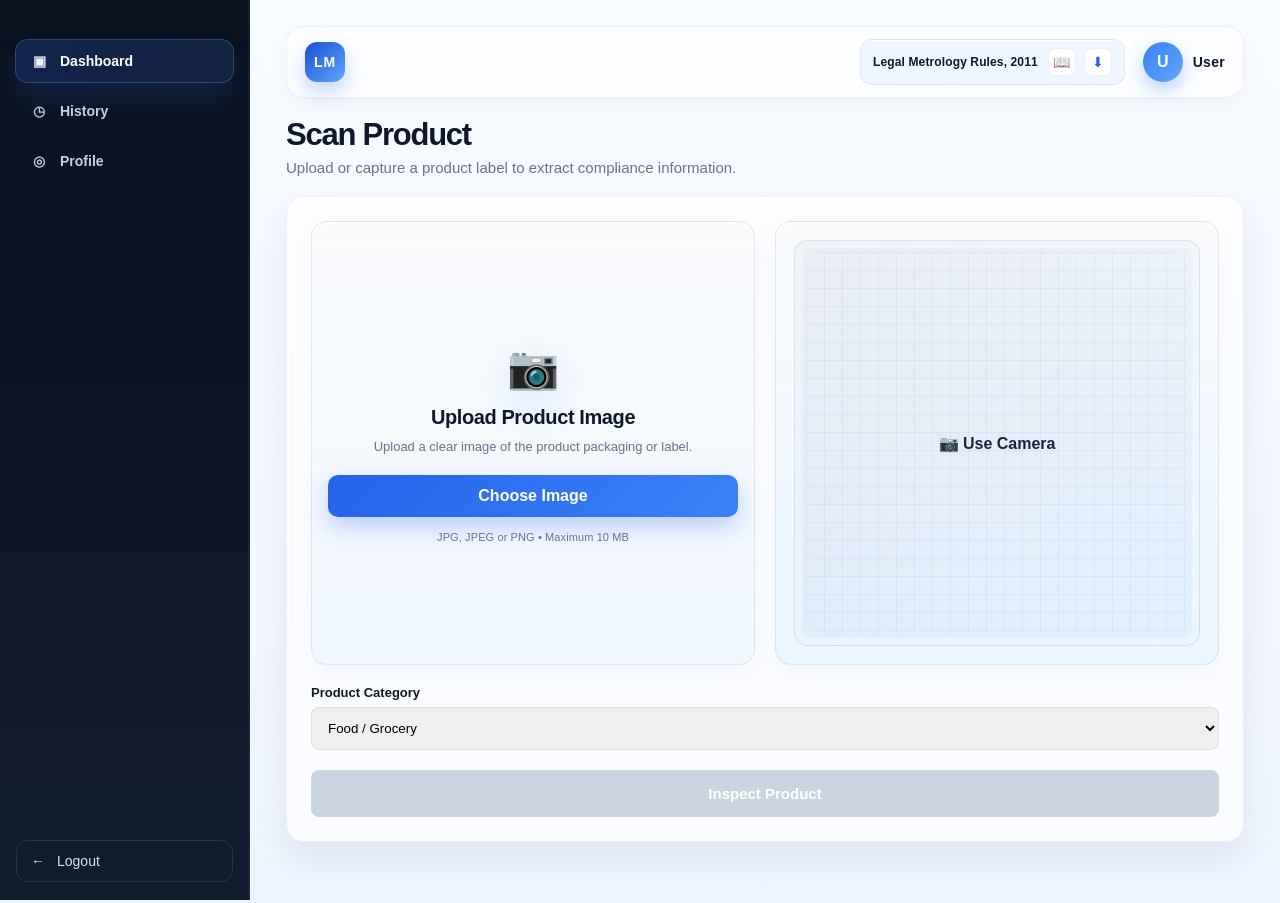
<file: index.html>
<!DOCTYPE html>
<html lang="en">
<head>
    <meta charset="UTF-8">
    <meta http-equiv="refresh" content="0; url=frontend/index.html">
    <title>LegalMetrix</title>
</head>
<body>
    <p>Opening LegalMetrix...</p>
    <script>
        window.location.replace('frontend/index.html');
    </script>
</body>
</html>
</file>
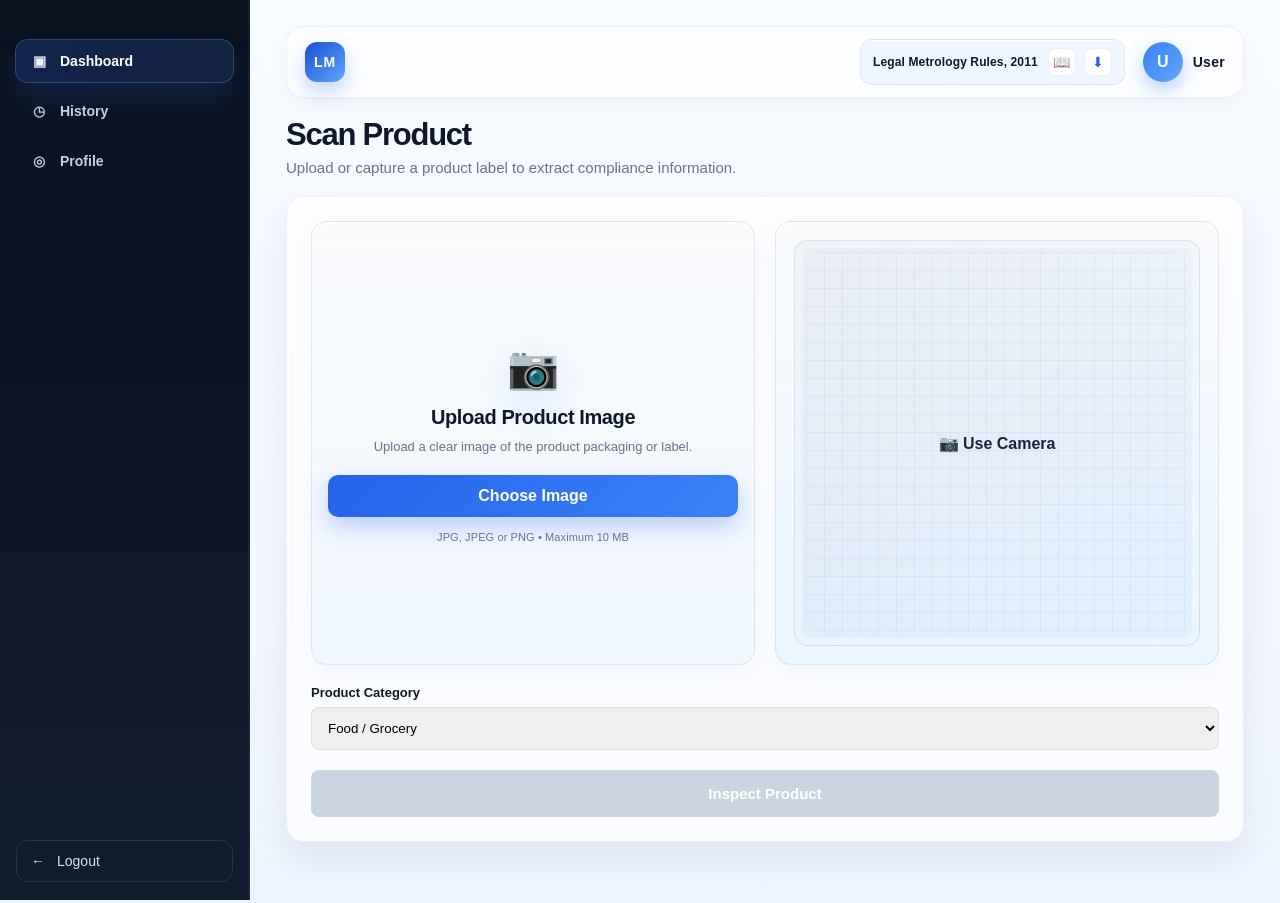
<file: frontend/index.html>
<!DOCTYPE html>
<html lang="en">

<head>

    <meta charset="UTF-8">

    <meta
        name="viewport"
        content="width=device-width, initial-scale=1.0"
    >

    <title>LegalMetrix | Dashboard</title>

    <link
        rel="stylesheet"
        href="style.css"
    >

    <link
        rel="stylesheet"
        href="dashboard.css"
    >

</head>

<body>

<div class="app">

    <!-- ================= SIDEBAR ================= -->

    <aside class="sidebar">

        <nav class="navigation">

            <a
                href="index.html"
                class="nav-item active"
            >

                <span>▣</span>

                Dashboard

            </a>


            <a
                href="history.html"
                class="nav-item"
            >

                <span>◷</span>

                History

            </a>


            <a
                href="profile.html"
                class="nav-item"
            >

                <span>◎</span>

                Profile

            </a>

        </nav>


        <div class="sidebar-bottom">

            <button
                id="logoutButton"
                class="logout-button"
            >

                <span>←</span>

                Logout

            </button>

        </div>

    </aside>


    <!-- ================= MAIN ================= -->

    <main class="main-content">


        <!-- TOP BAR -->

        <header class="topbar">

            <div class="topbar-brand">

                <div class="brand-mark">
                    LM
                </div>

            </div>

            <div class="officer-panel">

                <div class="rules-reference" aria-label="Legal Metrology Rules reference">

                    <span class="rules-reference-label">
                        Legal Metrology Rules, 2011
                    </span>

                    <div class="rules-reference-actions">

                        <a
                            href="assets/legal_metrology_rules_2011.pdf"
                            target="_blank"
                            rel="noopener noreferrer"
                            class="rules-reference-link"
                            title="View Rules"
                        >
                            📖
                        </a>

                        <a
                            href="assets/legal_metrology_rules_2011.pdf"
                            download="Legal_Metrology_Packaged_Commodities_Rules_2011.pdf"
                            class="rules-reference-link"
                            title="Download PDF"
                        >
                            ⬇
                        </a>

                    </div>

                </div>

                <div class="officer">

                    <div
                        class="officer-avatar"
                        id="officerAvatar"
                    >
                        U
                    </div>

                    <div>

                        <strong id="officerName">
                            User
                        </strong>

                    </div>

                </div>

            </div>

        </header>


        <!-- ================= SCANNER ================= -->

        <section
            id="scanner"
            class="scanner-section"
        >

            <div class="section-title">

                <div>

                    <h2>
                        Scan Product
                    </h2>

                    <p>
                        Upload or capture a product label
                        to extract compliance information.
                    </p>

                </div>

            </div>


            <div class="scanner-card">

                <div class="upload-actions">

                    <!-- UPLOAD AREA -->

                    <div
                        id="uploadArea"
                        class="upload-area"
                    >

                        <div class="upload-icon">
                            📷
                        </div>


                        <h3>
                            Upload Product Image
                        </h3>


                        <p>
                            Upload a clear image of the
                            product packaging or label.
                        </p>


                        <label
                            for="productImage"
                            class="upload-button"
                        >

                            Choose Image

                        </label>


                        <input
                            type="file"
                            id="productImage"
                            accept="image/png,image/jpeg,image/jpg"
                            hidden
                        >


                        <span class="file-info">
                            JPG, JPEG or PNG • Maximum 10 MB
                        </span>

                    </div>


                    <!-- CAMERA -->

                    <button
                        id="cameraButton"
                        class="secondary-button camera-button"
                        type="button"
                    >

                        📷 Use Camera

                    </button>

                </div>


                <div
                    id="cameraPanel"
                    class="camera-panel hidden"
                    role="dialog"
                    aria-labelledby="cameraTitle"
                    aria-hidden="true"
                >

                    <h3 id="cameraTitle">Capture Product Image</h3>

                    <video
                        id="cameraPreview"
                        autoplay
                        playsinline
                        muted
                    ></video>

                    <p id="cameraMessage" class="camera-message">
                        Allow camera access to capture the product label.
                    </p>

                    <div class="camera-actions">
                        <button id="captureButton" class="primary-button" type="button">
                            Capture Image
                        </button>

                        <button id="closeCameraButton" class="secondary-button" type="button">
                            Close Camera
                        </button>
                    </div>

                </div>


                <!-- IMAGE PREVIEW -->

                <div
                    id="previewContainer"
                    class="preview-container hidden"
                >

                    <div class="preview-header">

                        <h3>
                            Selected Product
                        </h3>

                        <button
                            id="removeImage"
                            class="remove-button"
                        >
                            Remove
                        </button>

                    </div>


                    <img
                        id="previewImage"
                        alt="Product preview"
                    >


                    <div
                        id="selectedFileName"
                        class="selected-file"
                    ></div>

                </div>


                <!-- PRODUCT TYPE -->

                <div class="form-row">

                    <div class="form-group">

                        <label>
                            Product Category
                        </label>

                        <select
                            id="productCategory"
                        >

                            <option>
                                Food / Grocery
                            </option>

                            <option>
                                Cosmetics
                            </option>

                            <option>
                                Household Product
                            </option>

                            <option>
                                Beverage
                            </option>

                            <option>
                                Other
                            </option>

                        </select>

                    </div>

                </div>


                <!-- ANALYZE -->

                <button
                    id="analyzeButton"
                    class="analyze-button"
                    disabled
                >

                    Inspect Product

                </button>


                <!-- PROGRESS -->

                <div
                    id="analysisProgress"
                    class="analysis-progress hidden"
                >

                    <div>
                        <span>✓</span>
                        Image processing
                    </div>

                    <div>
                        <span>✓</span>
                        OCR text extraction
                    </div>

                    <div>
                        <span>✓</span>
                        Declaration detection
                    </div>

                    <div>
                        <span>✓</span>
                        Compliance checking
                    </div>

                </div>

            </div>

        </section>


        <!-- ================= EXTRACTION RESULT ================= -->

        <section
            id="extractedSection"
            class="extracted-section hidden"
        >

            <div class="section-title">

                <div>

                    <h2>
                        Extracted Product Information
                    </h2>

                    <p>
                        Information detected from the
                        uploaded product label.
                    </p>

                </div>

                <span
                    id="overallStatus"
                    class="status-badge"
                >
                    Checking
                </span>

            </div>


            <div class="extraction-grid">


                <div class="extraction-card">

                    <span>
                        Product Name
                    </span>

                    <strong id="productName">
                        -
                    </strong>

                </div>


                <div class="extraction-card">

                    <span>
                        Manufacturer
                    </span>

                    <strong id="manufacturer">
                        -
                    </strong>

                </div>


                <div class="extraction-card important">

                    <span>
                        MRP
                    </span>

                    <strong id="mrp">
                        -
                    </strong>

                </div>


                <div class="extraction-card">

                    <span>
                        Net Quantity
                    </span>

                    <strong id="netQuantity">
                        -
                    </strong>

                </div>


                <div class="extraction-card important">

                    <span>
                        Manufacturing / Packing Date
                    </span>

                    <strong id="manufacturingDate">
                        -
                    </strong>

                </div>


                <div class="extraction-card">

                    <span>
                        Best Before / Use By
                    </span>

                    <strong id="bestBefore">
                        -
                    </strong>

                </div>


                <div class="extraction-card">

                    <span>
                        Consumer Care
                    </span>

                    <strong id="consumerCare">
                        -
                    </strong>

                </div>


                <div class="extraction-card">

                    <span>
                        Country of Origin
                    </span>

                    <strong id="countryOrigin">
                        -
                    </strong>

                </div>

            </div>


            <!-- COMPLIANCE -->

            <div class="compliance-card">

                <div>

                    <h3>
                        Compliance Score
                    </h3>

                    <p>
                        Preliminary screening result
                    </p>

                </div>


                <strong id="complianceScore">
                    0%
                </strong>

            </div>


            <!-- VIOLATIONS -->

            <div class="violations-card">

                <h3>
                    Detected Issues
                </h3>

                <div id="violationsList">

                </div>

            </div>


            <div class="result-actions">

                <button
                    id="newScanButton"
                    class="secondary-button"
                >

                    New Scan

                </button>


                <button
                    id="downloadReportBtn"
                    class="secondary-button hidden"
                >

                    Download PDF Report

                </button>


                <button
                    id="saveResultButton"
                    class="primary-button"
                >

                    Save Inspection

                </button>

            </div>

        </section>



    </main>

</div>


<!-- TOAST -->

<div
    id="toast"
    class="toast"
></div>


<script src="js/app.js"></script>

<script src="js/dashboard.js"></script>

</body>

</html>
</file>
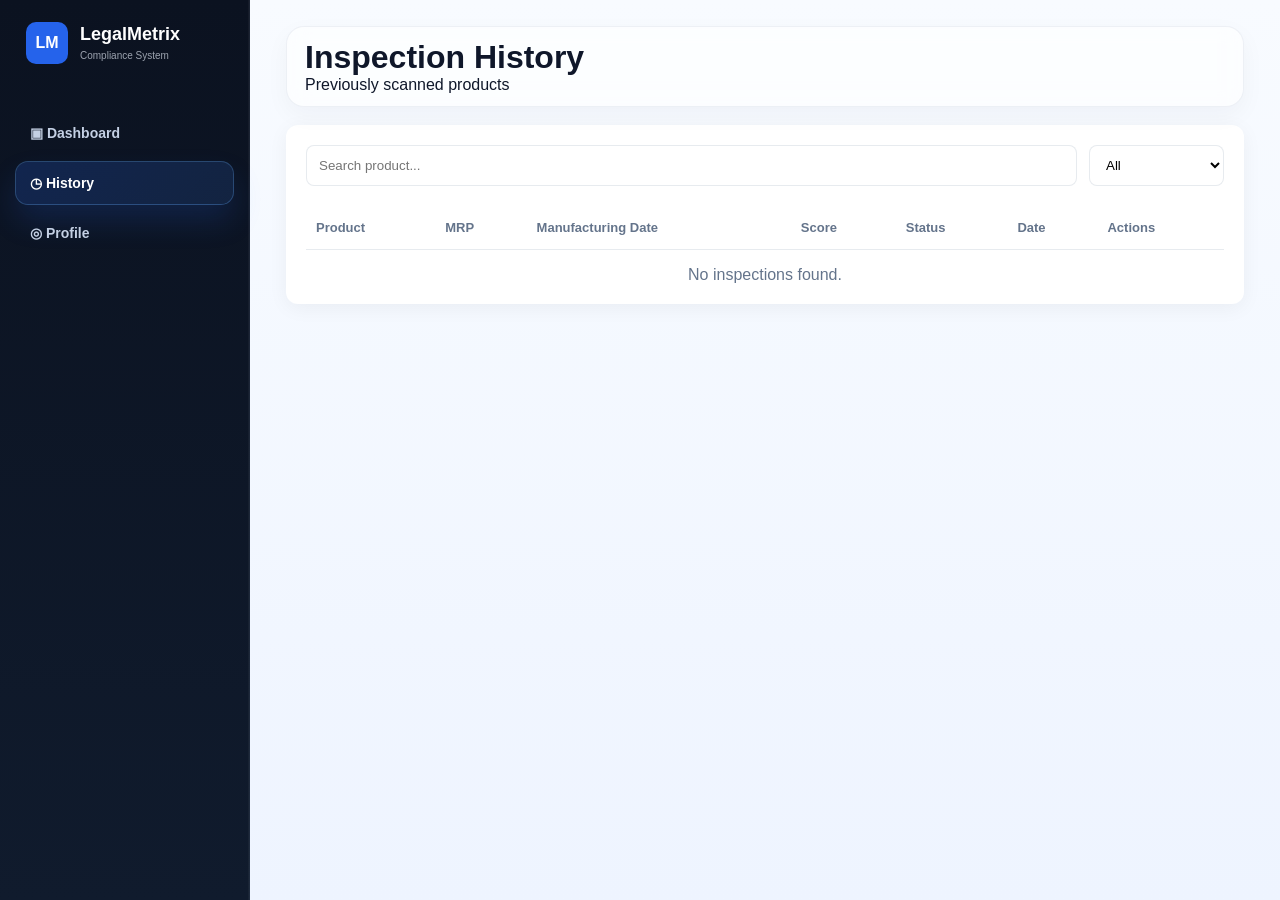
<file: frontend/history.html>
<!DOCTYPE html>
<html lang="en">

<head>

    <meta charset="UTF-8">

    <meta
        name="viewport"
        content="width=device-width, initial-scale=1.0"
    >

    <title>
        LegalMetrix | History
    </title>

    <link
        rel="stylesheet"
        href="style.css"
    >

    <link
        rel="stylesheet"
        href="history.css"
    >

</head>

<body>

<div class="app">

    <aside class="sidebar">

        <div class="brand">

            <div class="brand-logo">
                LM
            </div>

            <div>

                <h2>
                    LegalMetrix
                </h2>

                <span>
                    Compliance System
                </span>

            </div>

        </div>


        <nav class="navigation">

            <a
                href="index.html"
                class="nav-item"
            >
                ▣
                Dashboard
            </a>


            <a
                href="history.html"
                class="nav-item active"
            >
                ◷
                History
            </a>


            <a
                href="profile.html"
                class="nav-item"
            >
                ◎
                Profile
            </a>

        </nav>

    </aside>


    <main class="main-content">


        <header class="topbar">

            <div>

                <h1>
                    Inspection History
                </h1>

                <p>
                    Previously scanned products
                </p>

            </div>

        </header>


        <section class="history-card">


            <div class="history-controls">

                <input
                    id="searchInput"
                    type="text"
                    placeholder="Search product..."
                >


                <select
                    id="statusFilter"
                >

                    <option value="ALL">
                        All
                    </option>

                    <option value="COMPLIANT">
                        Compliant
                    </option>

                    <option value="WARNING">
                        Warning
                    </option>

                    <option value="NON_COMPLIANT">
                        Non-Compliant
                    </option>

                </select>

            </div>


            <div class="table-wrapper">

                <table>

                    <thead>

                        <tr>

                            <th>
                                Product
                            </th>

                            <th>
                                MRP
                            </th>

                            <th>
                                Manufacturing Date
                            </th>

                            <th>
                                Score
                            </th>

                            <th>
                                Status
                            </th>

                            <th>
                                Date
                            </th>

                            <th>
                                Actions
                            </th>

                        </tr>

                    </thead>


                    <tbody
                        id="historyTable"
                    >

                    </tbody>

                </table>

            </div>


            <div
                id="emptyHistory"
                class="empty-history"
            >

                No inspections found.

            </div>

        </section>

    </main>

</div>


<script src="js/app.js"></script>

<script src="js/history.js"></script>

</body>

</html>
</file>
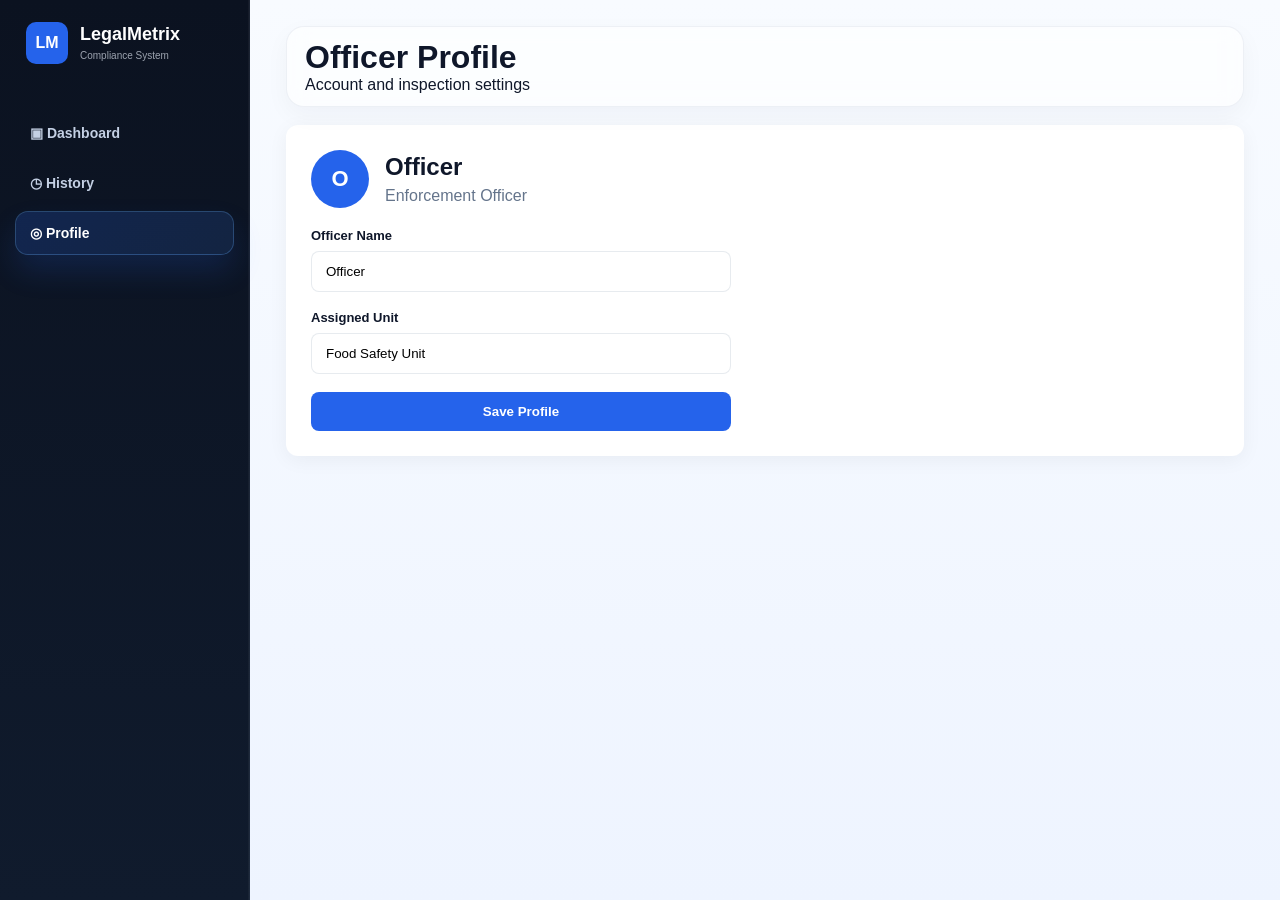
<file: frontend/profile.html>
<!DOCTYPE html>
<html lang="en">
<head>
    <meta charset="UTF-8">
    <meta name="viewport" content="width=device-width, initial-scale=1.0">
    <title>LegalMetrix | Profile</title>
    <link rel="stylesheet" href="style.css">
    <link rel="stylesheet" href="profile.css">
</head>
<body>
    <div class="app">
        <aside class="sidebar">
            <div class="brand">
                <div class="brand-logo">LM</div>
                <div>
                    <h2>LegalMetrix</h2>
                    <span>Compliance System</span>
                </div>
            </div>

            <nav class="navigation">
                <a href="index.html" class="nav-item">▣ Dashboard</a>
                <a href="history.html" class="nav-item">◷ History</a>
                <a href="profile.html" class="nav-item active">◎ Profile</a>
            </nav>
        </aside>

        <main class="main-content">
            <header class="topbar">
                <div>
                    <h1>Officer Profile</h1>
                    <p>Account and inspection settings</p>
                </div>
            </header>

            <section class="profile-card">
                <div class="profile-header">
                    <div class="profile-avatar" id="profileAvatar">O</div>
                    <div>
                        <h2 id="profileName">Officer</h2>
                        <p>Enforcement Officer</p>
                    </div>
                </div>

                <div class="profile-form">
                    <div class="form-group">
                        <label for="officerInput">Officer Name</label>
                        <input id="officerInput" type="text" placeholder="Enter officer name" value="Officer">
                    </div>

                    <div class="form-group">
                        <label for="unitInput">Assigned Unit</label>
                        <input id="unitInput" type="text" placeholder="Assigned unit" value="Food Safety Unit">
                    </div>

                    <button id="saveProfileButton" class="primary-button">Save Profile</button>
                </div>
            </section>
        </main>
    </div>

    <div id="toast" class="toast"></div>

    <script src="js/app.js"></script>
    <script src="js/profile.js"></script>
</body>
</html>
</file>
<file: frontend/style.css>
* {
    margin: 0;
    padding: 0;
    box-sizing: border-box;
}

:root {

    --primary: #2563eb;

    --primary-dark: #1d4ed8;

    --primary-soft: #eaf2ff;

    --background: #f3f7ff;

    --white: #ffffff;

    --dark: #0f172a;

    --dark-soft: #111c31;

    --text: #0f172a;

    --muted: #64748b;

    --border: rgba(148, 163, 184, 0.22);

    --green: #16a34a;

    --red: #dc2626;

    --orange: #d97706;

    --shadow:
        0 16px 36px rgba(15, 23, 42, 0.08);

    --glow:
        0 0 0 1px rgba(96, 165, 250, 0.35), 0 16px 30px rgba(37, 99, 235, 0.18);

}

body {

    font-family:
        Inter,
        "Segoe UI",
        Arial,
        sans-serif;

    background:
        linear-gradient(180deg, #f8fbff 0%, #eef4ff 100%);

    color:
        var(--text);

}

button,
input,
select {

    font-family: inherit;

}

button {

    cursor: pointer;

}

.hidden {

    display: none !important;

}

a {
    text-decoration: none;
}


/* ================= SIDEBAR ================= */

.sidebar {

    position: fixed;

    top: 0;

    bottom: 0;

    left: 0;

    width: 250px;

    background:
        linear-gradient(180deg, #0b1220 0%, #101b2d 100%);

    color: white;

    padding: 22px 16px 18px;

    display: flex;

    flex-direction: column;

    border-right: 1px solid rgba(148, 163, 184, 0.12);

    box-shadow: inset -1px 0 0 rgba(255,255,255,0.04);

}

.brand {

    display: flex;

    align-items: center;

    gap: 12px;

    padding:
        0 10px 30px;

}

.brand-logo {

    width: 42px;

    height: 42px;

    background:
        var(--primary);

    border-radius: 10px;

    display: flex;

    align-items: center;

    justify-content: center;

    font-weight: 800;

}

.brand h2 {

    font-size: 18px;

}

.brand span {

    font-size: 10px;

    color: #9ca3af;

}

.navigation {

    display: flex;

    flex-direction: column;

    gap: 8px;

    margin-top: 18px;

}

.nav-item {

    padding: 13px 14px;

    border-radius: 12px;

    color: #c4d0e4;

    text-decoration: none;

    display: flex;

    gap: 12px;

    align-items: center;

    font-size: 14px;

    font-weight: 600;

    transition: all 0.2s ease;

}

.nav-item:hover {

    background: rgba(148, 163, 184, 0.08);

    color: white;

}

.nav-item.active {

    background: linear-gradient(135deg, rgba(37,99,235,0.22), rgba(59,130,246,0.14));

    color: white;

    box-shadow: var(--glow);

}

.nav-item span {

    display: inline-flex;

    width: 18px;

    justify-content: center;

    opacity: 0.95;

}

.sidebar-bottom {

    margin-top: auto;

    padding-top: 16px;

}

.logout-button {

    width: 100%;

    background: transparent;

    border: 1px solid rgba(148, 163, 184, 0.18);

    color: #d7e2f7;

    padding: 12px 14px;

    text-align: left;

    display: flex;

    gap: 12px;

    font-size: 14px;

    border-radius: 12px;

    transition: all 0.2s ease;

}

.logout-button:hover {

    color: white;

    border-color: rgba(148, 163, 184, 0.34);

    background: rgba(148, 163, 184, 0.05);

}


/* ================= MAIN ================= */

.main-content {

    margin-left: 250px;

    padding: 26px 36px 36px;

    min-height: 100vh;

}


/* ================= TOPBAR ================= */

.topbar {

    display: flex;

    align-items: center;

    justify-content: space-between;

    margin-bottom: 18px;

    background: rgba(255,255,255,0.62);

    border: 1px solid rgba(148, 163, 184, 0.15);

    border-radius: 18px;

    padding: 12px 18px;

    backdrop-filter: blur(10px);

    box-shadow: 0 8px 24px rgba(15, 23, 42, 0.04);

}

.topbar-brand {

    display: flex;

    align-items: center;

}

.brand-mark {

    width: 40px;

    height: 40px;

    border-radius: 12px;

    background: linear-gradient(135deg, #1d4ed8, #60a5fa);

    color: white;

    display: flex;

    align-items: center;

    justify-content: center;

    font-size: 14px;

    font-weight: 800;

    letter-spacing: 0.06em;

    box-shadow: 0 10px 20px rgba(37, 99, 235, 0.26);

}

.officer-panel {

    display: flex;

    align-items: center;

    justify-content: flex-end;

    gap: 18px;

    flex-wrap: wrap;

    margin-left: auto;

}

.officer {

    display: flex;

    align-items: center;

    gap: 10px;

}

.rules-reference {

    display: inline-flex;

    align-items: center;

    gap: 10px;

    padding: 8px 12px;

    border: 1px solid rgba(148, 163, 184, 0.2);

    border-radius: 12px;

    background: rgba(239, 246, 255, 0.9);

    box-shadow: inset 0 1px 0 rgba(255,255,255,0.8);

}

.rules-reference-label {

    font-size: 12px;

    color: var(--text);

    font-weight: 700;

    letter-spacing: 0.01em;

    white-space: nowrap;

}

.rules-reference-actions {

    display: flex;

    align-items: center;

    gap: 8px;

}

.rules-reference-link {

    display: inline-flex;

    align-items: center;

    justify-content: center;

    width: 28px;

    height: 28px;

    border-radius: 8px;

    background: white;

    color: var(--primary);

    border: 1px solid rgba(37, 99, 235, 0.1);

    transition: transform 0.2s ease, box-shadow 0.2s ease;

    font-size: 14px;

}

.rules-reference-link:hover {

    transform: translateY(-1px);

    box-shadow: 0 8px 18px rgba(37, 99, 235, 0.12);

}

.officer-avatar {

    width: 40px;

    height: 40px;

    border-radius: 50%;

    background: linear-gradient(135deg, #3b82f6, #60a5fa);

    color: white;

    display: flex;

    align-items: center;

    justify-content: center;

    font-weight: 700;

    box-shadow: 0 8px 18px rgba(59, 130, 246, 0.35);

}

.officer strong {

    font-size: 14px;

    letter-spacing: 0.02em;

}

.officer small {

    display: block;

    color: var(--muted);

    margin-top: 3px;

}


/* ================= BUTTONS ================= */

.primary-button {

    border: none;

    background:
        var(--primary);

    color: white;

    padding:
        12px 18px;

    border-radius: 8px;

    font-weight: 600;

}

.primary-button:hover {

    background:
        var(--primary-dark);

}

.secondary-button {

    border: 1px solid var(--border);

    background: white;

    color: var(--text);

    padding:
        12px 18px;

    border-radius: 8px;

    font-weight: 600;

}


/* ================= TOAST ================= */

.toast {

    position: fixed;

    bottom: 25px;

    right: 25px;

    background:
        var(--dark);

    color: white;

    padding:
        14px 20px;

    border-radius: 8px;

    display: none;

    z-index: 9999;

}

@media(max-width:800px) {

    .sidebar {

        width: 200px;

    }

    .main-content {

        margin-left: 200px;

        padding: 20px;

    }

}

@media(max-width:600px) {

    .sidebar {

        position: static;

        width: 100%;

        min-height: auto;

    }

    .navigation {

        flex-direction: row;

    }

    .nav-item {

        flex: 1;

        justify-content: center;

    }

    .sidebar-bottom {

        display: none;

    }

    .main-content {

        margin-left: 0;

    }

    .topbar {

        align-items: flex-start;

    }

}
</file>
<file: frontend/dashboard.css>
/* ================= SCANNER ================= */

.scanner-section {

    margin-bottom: 25px;

}

.section-title {

    margin-bottom: 20px;

    display: flex;

    justify-content: space-between;

    align-items: center;

}

.section-title h2 {

    font-size: 31px;

    line-height: 1.2;

    letter-spacing: -0.04em;

    font-weight: 800;

    color: var(--text);

}

.section-title p {

    color: var(--muted);

    font-size: 15px;

    margin-top: 6px;

    max-width: 700px;

}

.scanner-card {

    background: rgba(255,255,255,0.7);

    border: 1px solid rgba(148, 163, 184, 0.15);

    border-radius: 18px;

    padding: 24px;

    box-shadow: var(--shadow);

    backdrop-filter: blur(8px);

}

.upload-actions {

    display: grid;

    grid-template-columns: 1fr 1fr;

    gap: 20px;

    align-items: stretch;

}

.upload-area {

    border: 1.5px solid rgba(148, 163, 184, 0.22);

    border-radius: 16px;

    padding: 20px 16px;

    text-align: center;

    background: linear-gradient(180deg, rgba(248,250,252,0.95), rgba(239,246,255,0.9));

    transition: all 0.25s ease;

    display: flex;

    flex-direction: column;

    justify-content: center;

    width: 100%;

    min-height: 220px;

    aspect-ratio: 1 / 1;

    box-shadow: inset 0 1px 0 rgba(255,255,255,0.8), 0 14px 24px rgba(148,163,184,0.08);

}

.upload-area.dragging {

    border-color: rgba(37, 99, 235, 0.6);

    background: linear-gradient(180deg, #edf6ff, #eaf2ff);

    box-shadow: 0 0 0 4px rgba(59,130,246,0.08), 0 18px 30px rgba(59,130,246,0.1);

}

.upload-icon {

    font-size: 42px;

    margin-bottom: 14px;

    filter: drop-shadow(0 10px 18px rgba(59,130,246,0.15));

}

.upload-area h3 {

    margin-bottom: 8px;

    font-size: 20px;

    letter-spacing: -0.02em;

}

.upload-area p {

    color: var(--muted);

    font-size: 13px;

    margin-bottom: 18px;

    line-height: 1.5;

}

.upload-button {

    display: inline-flex;

    align-items: center;

    justify-content: center;

    background: linear-gradient(135deg, #2563eb, #3b82f6);

    color: white;

    padding: 12px 18px;

    border-radius: 10px;

    cursor: pointer;

    font-weight: 700;

    box-shadow: 0 10px 24px rgba(37,99,235,0.28);

    transition: transform 0.2s ease, box-shadow 0.2s ease;

}

.upload-button:hover {

    transform: translateY(-1px);

    box-shadow: 0 14px 28px rgba(37,99,235,0.34);

}

.file-info {

    display: block;

    color: var(--muted);

    font-size: 11px;

    margin-top: 14px;

    letter-spacing: 0.01em;

}


/* CAMERA */

#cameraButton {

    margin-top: 0;

}

.camera-button {

    margin-top: 0;

    display: flex;

    align-items: center;

    justify-content: center;

    flex-direction: column;

    gap: 10px;

    width: 100%;

    min-height: 220px;

    aspect-ratio: 1 / 1;

    border: 1.5px solid rgba(148, 163, 184, 0.22);

    border-radius: 16px;

    background: linear-gradient(180deg, rgba(248,250,252,0.95), rgba(232,244,255,0.92));

    color: var(--text);

    font-size: 16px;

    font-weight: 700;

    padding: 22px 16px;

    text-align: center;

    box-shadow: inset 0 1px 0 rgba(255,255,255,0.8), 0 14px 24px rgba(148,163,184,0.08);

    position: relative;

    overflow: hidden;

}

.camera-button::before {

    content: "";

    position: absolute;

    inset: 18px;

    border-radius: 14px;

    background: linear-gradient(135deg, rgba(148,163,184,0.15), rgba(59,130,246,0.06));

    border: 1px solid rgba(148,163,184,0.2);

    box-shadow: inset 0 0 0 7px rgba(255,255,255,0.35);

}

.camera-button::after {

    content: "";

    position: absolute;

    inset: 30px;

    background-image: linear-gradient(rgba(59,130,246,0.12) 1px, transparent 1px), linear-gradient(90deg, rgba(59,130,246,0.12) 1px, transparent 1px);

    background-size: 18px 18px;

    border-radius: 12px;

    opacity: 0.65;

}

.camera-button span,
.camera-button .camera-inline {

    position: relative;

    z-index: 1;

}

.camera-panel {

    margin-top: 20px;

    border: 1px solid var(--border);

    border-radius: 10px;

    padding: 15px;

    background: #f8fafc;

}

.camera-panel h3 {

    margin-bottom: 12px;

}

#cameraPreview {

    display: block;

    width: 100%;

    max-height: 400px;

    object-fit: cover;

    border-radius: 8px;

    background: #0f172a;

}

.camera-message {

    margin: 10px 0;

    color: var(--muted);

    font-size: 13px;

}

.camera-actions {

    display: flex;

    gap: 10px;

    flex-wrap: wrap;

}


/* ================= PREVIEW ================= */

.preview-container {

    margin-top: 20px;

    border:
        1px solid var(--border);

    border-radius: 10px;

    padding: 15px;

}

.preview-header {

    display: flex;

    justify-content: space-between;

    align-items: center;

    margin-bottom: 12px;

}

.preview-header h3 {

    font-size: 15px;

}

.remove-button {

    background: none;

    border: none;

    color: var(--red);

    font-weight: 600;

}

#previewImage {

    width: 100%;

    max-height: 400px;

    object-fit: contain;

    background: #f8fafc;

    border-radius: 8px;

}

.selected-file {

    margin-top: 10px;

    color: var(--muted);

    font-size: 12px;

}


/* ================= FORM ================= */

.form-row {

    margin-top: 20px;

}

.form-group label {

    display: block;

    font-size: 13px;

    font-weight: 600;

    margin-bottom: 7px;

}

.form-group select {

    width: 100%;

    padding: 12px;

    border:
        1px solid var(--border);

    border-radius: 8px;

}


/* ================= ANALYZE ================= */

.analyze-button {

    width: 100%;

    margin-top: 20px;

    padding: 15px;

    border: none;

    border-radius: 8px;

    background:
        var(--primary);

    color: white;

    font-weight: 700;

    font-size: 15px;

}

.analyze-button:disabled {

    background: #cbd5e1;

    cursor: not-allowed;

}


/* ================= PROGRESS ================= */

.analysis-progress {

    margin-top: 20px;

    background: #f8fafc;

    padding: 15px;

    border-radius: 8px;

}

.analysis-progress div {

    padding: 8px;

    color: var(--muted);

    font-size: 13px;

}


/* ================= EXTRACTION ================= */

.extracted-section {

    margin-bottom: 30px;

}

.extraction-grid {

    display: grid;

    grid-template-columns:
        repeat(4, 1fr);

    gap: 15px;

}

.extraction-card {

    background: white;

    padding: 18px;

    border-radius: 10px;

    box-shadow:
        var(--shadow);

    border:
        1px solid var(--border);

}

.extraction-card span {

    display: block;

    color: var(--muted);

    font-size: 11px;

    margin-bottom: 8px;

}

.extraction-card strong {

    font-size: 15px;

}

.extraction-card.important {

    border-left:
        4px solid var(--primary);

}


/* STATUS */

.status-badge {

    padding:
        7px 12px;

    border-radius: 20px;

    font-size: 12px;

    font-weight: 700;

    background:
        #fef3c7;

    color:
        #92400e;

}


/* COMPLIANCE */

.compliance-card {

    background: white;

    margin-top: 20px;

    padding: 22px;

    border-radius: 10px;

    display: flex;

    align-items: center;

    justify-content: space-between;

}

.compliance-card p {

    color: var(--muted);

    font-size: 12px;

    margin-top: 4px;

}

.compliance-card > strong {

    font-size: 32px;

    color:
        var(--primary);

}


/* VIOLATIONS */

.violations-card {

    background: white;

    margin-top: 20px;

    padding: 22px;

    border-radius: 10px;

}

.violation {

    background:
        #fef2f2;

    border:
        1px solid #fecaca;

    padding: 12px;

    border-radius: 8px;

    margin-top: 10px;

    color:
        #991b1b;

    font-size: 13px;

}


/* ACTIONS */

.result-actions {

    margin-top: 20px;

    display: flex;

    justify-content: flex-end;

    gap: 10px;

}


/* ================= RESPONSIVE ================= */

@media(max-width:1000px) {

    .stats {

        grid-template-columns:
            repeat(2,1fr);

    }

    .extraction-grid {

        grid-template-columns:
            repeat(2,1fr);

    }

}

@media(max-width:600px) {

    .welcome-card {

        flex-direction: column;

        align-items: flex-start;

        gap: 15px;

    }

    .stats {

        grid-template-columns: 1fr;

    }

    .extraction-grid {

        grid-template-columns: 1fr;

    }

}
</file>
<file: frontend/history.css>
.history-card {
    background: white;
    border-radius: 12px;
    box-shadow: 0 4px 20px rgba(0,0,0,.05);
    padding: 20px;
}

.history-controls {
    display: flex;
    justify-content: space-between;
    gap: 12px;
    margin-bottom: 20px;
}

.history-controls input,
.history-controls select {
    padding: 11px 12px;
    border: 1px solid var(--border);
    border-radius: 8px;
    background: white;
}

.history-controls input {
    flex: 1;
}

.table-wrapper {
    overflow-x: auto;
}

table {
    width: 100%;
    border-collapse: collapse;
}

th, td {
    padding: 14px 10px;
    border-bottom: 1px solid var(--border);
    text-align: left;
    font-size: 13px;
}

th {
    color: var(--muted);
    font-weight: 700;
}

.history-actions {
    display: flex;
    align-items: center;
    gap: 10px;
    flex-wrap: wrap;
}

.action-button {
    border: 1px solid var(--border);
    background: white;
    color: var(--text);
    border-radius: 8px;
    cursor: pointer;
    transition: all 0.2s ease;
    padding: 9px 14px;
    font-size: 13px;
    font-weight: 600;
    min-height: 38px;
    min-width: 78px;
}

.action-button:hover {
    background: #f3f4f6;
    border-color: #d1d5db;
    transform: translateY(-1px);
}

.view-button {
    background: #eff6ff;
    border-color: #bfdbfe;
    color: #1d4ed8;
}

.download-button {
    background: #ecfdf5;
    border-color: #a7f3d0;
    color: #047857;
}

.retake-button {
    background: #fff7ed;
    border-color: #fed7aa;
    color: #c2410c;
}

.delete-button {
    background: #fef2f2;
    border-color: #fecaca;
    color: #b91c1c;
    min-width: 42px;
    padding: 9px 10px;
    font-size: 16px;
    line-height: 1;
}

.delete-button:hover {
    background: #fee2e2;
    border-color: #fca5a5;
}

.status-pill {
    display: inline-block;
    padding: 6px 10px;
    border-radius: 20px;
    font-size: 11px;
    font-weight: 700;
    text-transform: uppercase;
}

.status-pill.COMPLIANT {
    background: #dcfce7;
    color: #166534;
}

.status-pill.WARNING {
    background: #fef3c7;
    color: #92400e;
}

.status-pill.NON_COMPLIANT {
    background: #fee2e2;
    color: #991b1b;
}

.empty-history {
    display: none;
    margin-top: 16px;
    color: var(--muted);
    text-align: center;
}

@media (max-width: 700px) {
    .history-controls {
        flex-direction: column;
    }
}
</file>
<file: frontend/profile.css>
.profile-card {
    background: white;
    border-radius: 12px;
    box-shadow: 0 4px 20px rgba(0,0,0,.05);
    padding: 25px;
}

.profile-header {
    display: flex;
    align-items: center;
    gap: 16px;
    margin-bottom: 20px;
}

.profile-avatar {
    width: 58px;
    height: 58px;
    background: var(--primary);
    color: white;
    border-radius: 50%;
    display: flex;
    align-items: center;
    justify-content: center;
    font-weight: 700;
    font-size: 22px;
}

.profile-header p {
    color: var(--muted);
    margin-top: 6px;
}

.profile-form {
    display: grid;
    gap: 18px;
    max-width: 420px;
}

.form-group label {
    display: block;
    margin-bottom: 8px;
    font-weight: 600;
    font-size: 13px;
}

.form-group input {
    width: 100%;
    padding: 12px 14px;
    border: 1px solid var(--border);
    border-radius: 8px;
}
</file>
